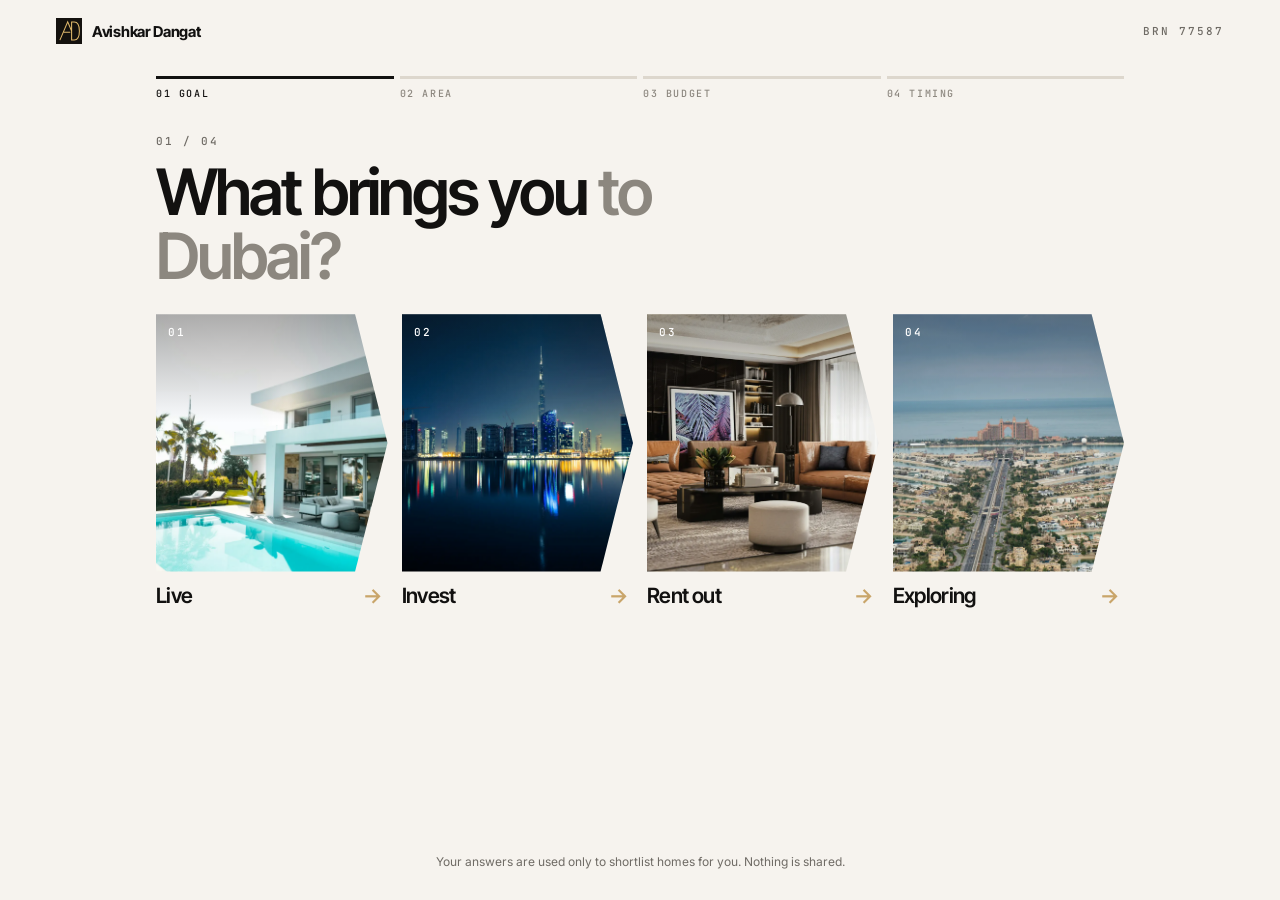
<file: answer/index.html>
<!doctype html>
<html lang="en">
<head>
<meta charset="utf-8">
<meta name="viewport" content="width=device-width,initial-scale=1,viewport-fit=cover">
<meta name="robots" content="noindex,nofollow">
<meta name="referrer" content="no-referrer">
<meta name="theme-color" content="#F6F3EE">
<title>Four taps — Avishkar Dangat</title>
<meta name="description" content="Four quick answers so Avishkar Dangat only shows you Dubai homes that fit.">
<link rel="icon" href="img/mark.svg" type="image/svg+xml">
<link rel="preconnect" href="https://fonts.gstatic.com" crossorigin>
<link href="https://fonts.googleapis.com/css2?family=Inter+Tight:wght@500;600;700&family=Inter:wght@400;500&family=JetBrains+Mono:wght@500&display=swap" rel="stylesheet">
<link rel="stylesheet" href="answer.css">
</head>
<body>
<header class="top">
  <span class="brand"><img src="img/mark.svg" alt="" width="26" height="26">Avishkar Dangat</span>
  <span class="mono" id="brn">BRN 77587</span>
</header>
<main id="app" aria-live="polite">
  <noscript><section class="step"><p class="mono">Four taps</p><h1>This page needs JavaScript. <span>Reply to the email with your answers instead.</span></h1></section></noscript>
</main>
<footer class="foot"><p>Your answers are used only to shortlist homes for you. Nothing is shared.</p></footer>
<script src="config.js"></script>
<script src="options.js"></script>
<script src="answer.js"></script>
</body>
</html>
</file>
<file: answer/answer.css>
/* Tokens from site2/style.css */
:root { --paper:#F6F3EE; --white:#fff; --ink:#121110; --grey:#8C877F; --grey-2:#6F6B65; --line:rgba(18,17,16,.12); --sand:#C9A56A;
  --display:'Inter Tight','Helvetica Neue',Arial,sans-serif; --body:'Inter',system-ui,sans-serif; --mono:'JetBrains Mono',ui-monospace,monospace;
  --pad:clamp(16px,4.4vw,56px); --ease:cubic-bezier(.2,.7,.1,1); color-scheme: light; }
*,*::before,*::after { box-sizing:border-box; }
html { -webkit-text-size-adjust:100%; }
body { margin:0; min-height:100svh; display:flex; flex-direction:column; background:var(--paper); color:var(--ink); font:400 16px/1.55 var(--body); -webkit-font-smoothing:antialiased; overflow-x:clip; }
img { display:block; max-width:100%; }
button { font:inherit; color:inherit; }
:focus-visible { outline:2px solid var(--sand); outline-offset:3px; }
.mono { font:500 11px/1.3 var(--mono); letter-spacing:.18em; text-transform:uppercase; color:var(--grey-2); }
.top { display:flex; align-items:center; justify-content:space-between; padding:18px var(--pad); }
.brand { display:flex; align-items:center; gap:10px; font:700 15px var(--display); letter-spacing:-.02em; }
main { flex:1; width:100%; max-width:1080px; margin:0 auto; padding:8px var(--pad) 40px; }
.foot { padding:20px var(--pad) 28px; text-align:center; font-size:12px; color:var(--grey-2); }
.foot p { margin:0; }

/* progress */
.prog { display:grid; grid-template-columns:repeat(4,1fr); gap:6px; margin:6px 0 34px; padding:0; list-style:none; }
.prog li { font:500 10px var(--mono); letter-spacing:.16em; text-transform:uppercase; color:var(--grey); }
.prog li::before { content:''; display:block; height:3px; margin-bottom:8px; background:#DDD7CD; transition:background .5s var(--ease); }
.prog li.done::before, .prog li.now::before { background:var(--ink); }
.prog li.now, .prog li.done { color:var(--ink); }

/* step */
.step { animation:in .55s var(--ease) both; }
.step.out { animation:out .22s ease-in both; }
@keyframes in { from { opacity:0; transform:translateY(18px); } }
@keyframes out { to { opacity:0; transform:translateY(-10px); } }
h1 { margin:12px 0 26px; font:600 clamp(34px,5.6vw,64px)/1.0 var(--display); letter-spacing:-.045em; max-width:16ch; }
h1 span { color:var(--grey); }
h1:focus { outline:none; }
.back { margin-top:26px; background:none; border:0; padding:10px 0; cursor:pointer; font:500 13px var(--display); color:var(--grey-2); }
.back:hover { color:var(--ink); }

/* photo cards (goal + area) */
.cards { display:grid; grid-template-columns:repeat(2,1fr); gap:12px; }
@media (min-width:760px) { .cards { grid-template-columns:repeat(4,1fr); gap:14px; } }
.card { position:relative; display:block; width:100%; padding:0; border:0; background:none; cursor:pointer; text-align:left; }
.card .ph { display:block; position:relative; aspect-ratio:9/10; overflow:hidden; background:#E9E4DC; clip-path:polygon(0 0,86% 0,100% 50%,86% 100%,0 100%); transition:clip-path .5s var(--ease); }
.card .ph img { width:100%; height:100%; object-fit:cover; transition:transform 1.2s var(--ease); }
.card .ph::after { content:''; position:absolute; inset:0; background:linear-gradient(180deg,rgba(18,17,16,.35),rgba(18,17,16,0) 42%); }
.card .n { position:absolute; z-index:1; left:12px; top:11px; font:500 11px var(--mono); letter-spacing:.2em; color:#fff; }
.card .lb { display:flex; width:100%; justify-content:space-between; align-items:baseline; padding:12px 6px 0 0; font:600 clamp(17px,1.9vw,21px)/1.1 var(--display); letter-spacing:-.03em; }
.card .lb i { font-style:normal; color:var(--sand); transition:transform .35s var(--ease); }
.card:hover .ph img, .card:focus-visible .ph img { transform:scale(1.06); }
.card:hover .lb i { transform:translateX(4px); }
.card:hover .ph, .card.sel .ph { clip-path:polygon(0 0,100% 0,100% 50%,100% 100%,0 100%); }
.card.sel .lb { color:var(--ink); }
.card.sel .lb i::before { content:'✓ '; }

/* rows (budget + timing) */
.rows { border-top:1px solid var(--line); }
.row { display:flex; width:100%; align-items:center; justify-content:space-between; gap:16px; padding:22px 4px; border:0; border-bottom:1px solid var(--line); background:none; cursor:pointer; text-align:left;
  font:600 clamp(26px,3.6vw,42px)/1 var(--display); letter-spacing:-.04em; transition:padding .35s var(--ease), color .3s; }
.row small { font:500 11px var(--mono); letter-spacing:.18em; color:var(--grey); }
.row i { font-style:normal; color:var(--sand); font-size:.7em; opacity:0; transform:translateX(-8px); transition:.35s var(--ease); }
.row:hover, .row:focus-visible { padding-left:14px; }
.row:hover i, .row:focus-visible i, .row.sel i { opacity:1; transform:none; }
.row.sel { color:var(--ink); }
.rows.dim .row:not(.sel) { color:var(--grey); }

/* done */
.done h1 { max-width:18ch; }
.chips { display:flex; flex-wrap:wrap; gap:8px; margin:0 0 30px; padding:0; list-style:none; }
.chips li { padding:10px 16px; border:1px solid var(--line); border-radius:99px; background:#fff; font:500 14px var(--display); }
.chips li b { display:block; font:500 9px var(--mono); letter-spacing:.18em; text-transform:uppercase; color:var(--grey); margin-bottom:2px; }
.pill { display:inline-flex; align-items:center; gap:10px; min-height:52px; padding:0 26px; border-radius:99px; background:var(--ink); color:#fff; font:500 15px var(--display); text-decoration:none; }
.pill span { transition:transform .3s var(--ease); }
.pill:hover span { transform:translateX(4px); }
.note { margin:18px 0 0; color:var(--grey-2); font-size:14px; max-width:46ch; }
.edit { background:none; border:0; padding:0; color:var(--grey-2); text-decoration:underline; cursor:pointer; font:inherit; }
.band { margin:40px calc(var(--pad) * -1) 0; padding:34px var(--pad); background:var(--ink); color:#fff; font:600 clamp(22px,3vw,34px)/1.15 var(--display); letter-spacing:-.035em; }
.band span { color:var(--grey); }

@media (prefers-reduced-motion:reduce) { *,*::before,*::after { animation:none!important; transition:none!important; } }
</file>
